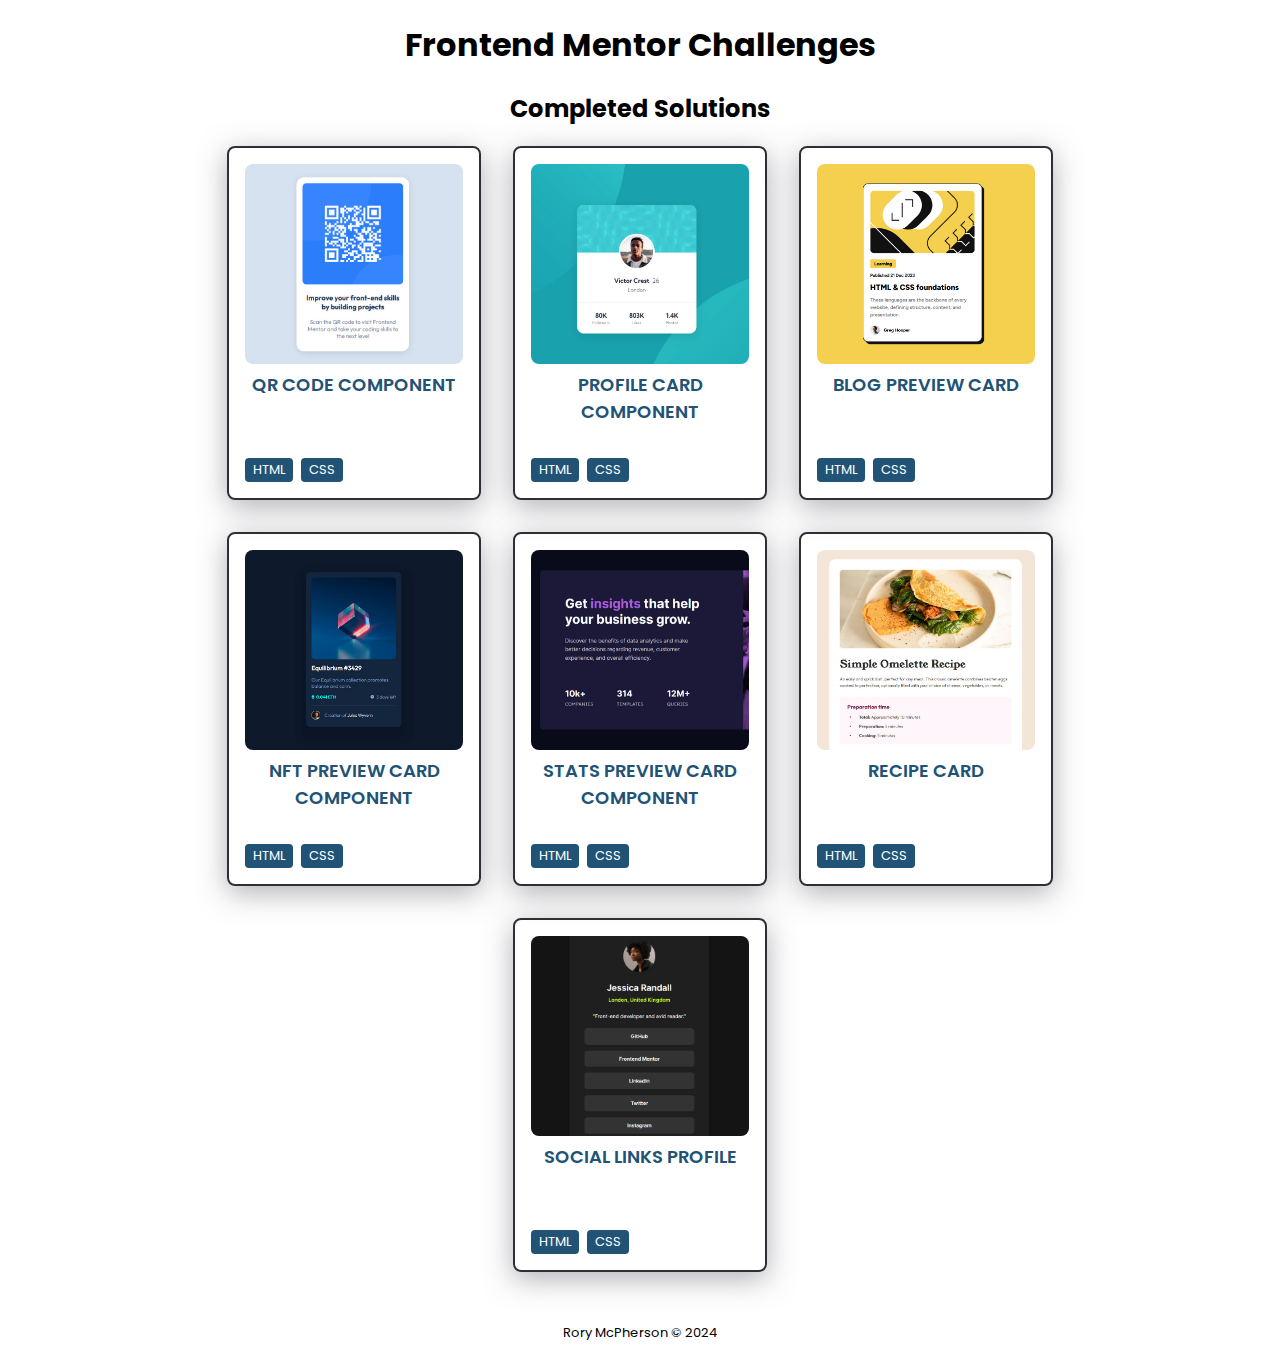
<file: index.html>
<!DOCTYPE html>
<html lang="en">
<head>
    <meta charset="UTF-8">
    <meta name="viewport" content="width=device-width, initial-scale=1.0">
    <title>Frontend Mentor Challenges | Rory McPherson</title>

    <link rel="icon" type="image/png" href="images/rory-profile.png">
    <link rel="stylesheet" href="styles.css">

</head>
<body>
    <h1>Frontend Mentor Challenges</h1>
    <main>
        <h2>Completed Solutions</h2>
        <section class="completed-solutions">

            <article class="solution-card">
                <div class="solution-card--content">
                    <div class="image-container">
                        <img src="images/qr-code-component-thumbnail.jpg" alt="">    
                    </div>
                    <a href="/frontend-mentor/qr-code-component/index.html" target="_blank">QR code component</a>
                    <div class="category-tags">
                        <span class="tag">HTML</span>
                        <span class="tag">CSS</span>
                    </div>
                </div>
            </article>
            
            <article class="solution-card">
                <div class="solution-card--content">
                    <div class="image-container">
                        <img src="images/profile-card-component-thumbnail.jpg" alt="">    
                    </div>
                    <a href="/frontend-mentor/profile-card-component/index.html" target="_blank">Profile card component</a>
                    <div class="category-tags">
                        <span class="tag">HTML</span>
                        <span class="tag">CSS</span>
                    </div>
                </div>
            </article>

            <article class="solution-card">
                <div class="solution-card--content">
                    <div class="image-container">
                        <img src="images/blog-preview-card-thumbnail.jpg" alt="">    
                    </div>
                    <a href="/frontend-mentor/blog-preview-card/index.html" target="_blank">Blog preview card</a>
                    <div class="category-tags">
                        <span class="tag">HTML</span>
                        <span class="tag">CSS</span>
                    </div>
                </div>
            </article>
            
            <article class="solution-card">
                <div class="solution-card--content">
                    <div class="image-container">
                        <img src="images/nft-preview-card-component-thumbnail.jpg" alt="">    
                    </div>
                    <a href="/frontend-mentor/nft-preview-card-component/index.html" target="_blank">NFT preview card component</a>
                    <div class="category-tags">
                        <span class="tag">HTML</span>
                        <span class="tag">CSS</span>
                    </div>
                </div>
            </article>

            <article class="solution-card">
                <div class="solution-card--content">
                    <div class="image-container">
                        <img src="images/stats-preview-card-component-thumbnail.jpg" alt="">    
                    </div>
                    <a href="/frontend-mentor/stats-preview-card-component/index.html" target="_blank">Stats preview card component</a>
                    <div class="category-tags">
                        <span class="tag">HTML</span>
                        <span class="tag">CSS</span>
                    </div>
                </div>
            </article>

            <article class="solution-card">
                <div class="solution-card--content">
                    <div class="image-container">
                        <img src="images/recipe-card-thumbnail.jpg" alt="">    
                    </div>
                    <a href="/frontend-mentor/recipe-page/index.html" target="_blank">Recipe card</a>
                    <div class="category-tags">
                        <span class="tag">HTML</span>
                        <span class="tag">CSS</span>
                    </div>
                </div>
            </article>

            <article class="solution-card">
                <div class="solution-card--content">
                    <div class="image-container">
                        <img src="images/social-links-profile-thumbnail.jpg" alt="">    
                    </div>
                    <a href="/frontend-mentor/social-links-profile/index.html" target="_blank">Social links profile</a>
                    <div class="category-tags">
                        <span class="tag">HTML</span>
                        <span class="tag">CSS</span>
                    </div>
                </div>
            </article>

        </section>
    </main>
    <footer>
        Rory McPherson &#169; 2024
    </footer>
</body>
</html>
</file>
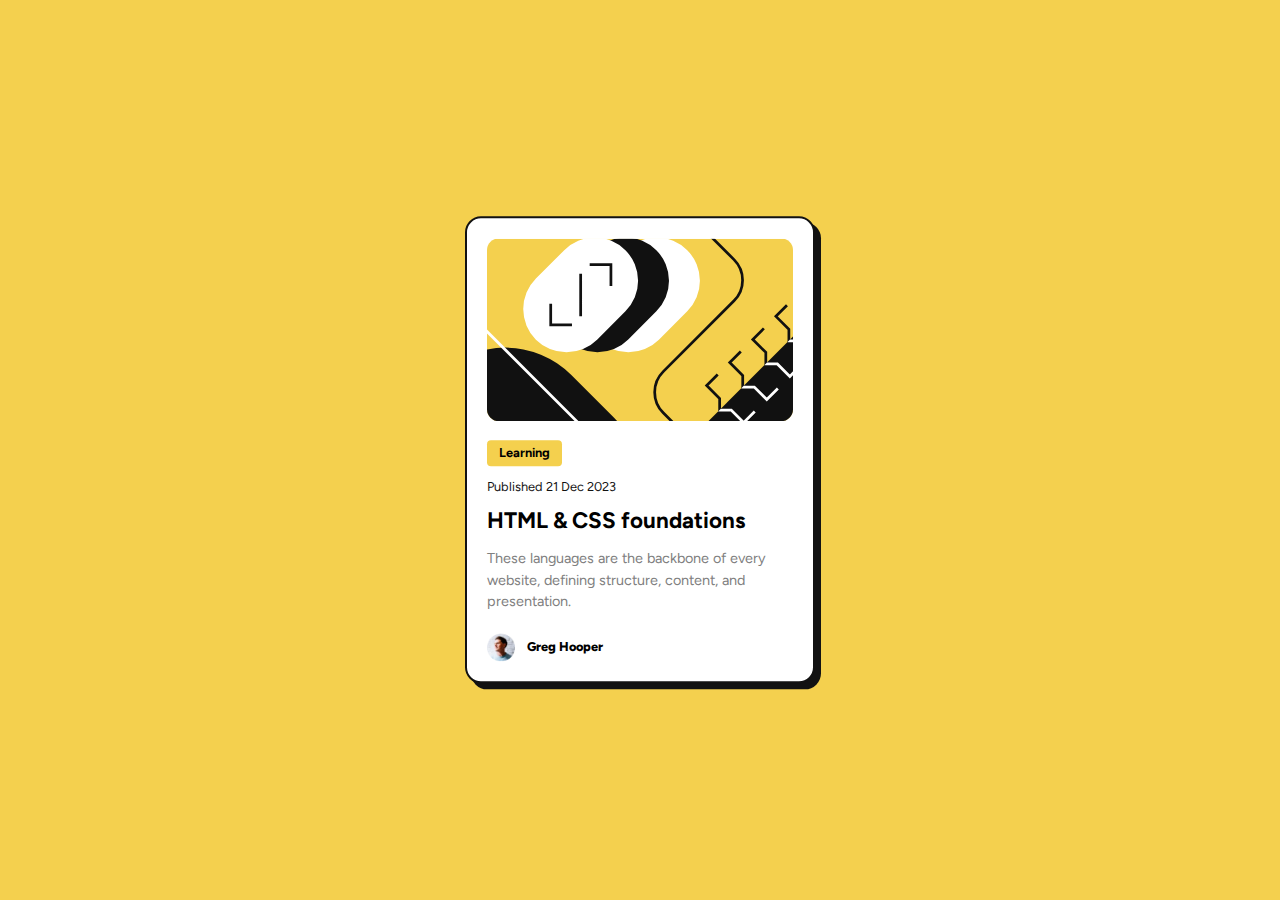
<file: blog-preview-card/index.html>
<!DOCTYPE html>
<html lang="en">
<head>
    <meta charset="UTF-8">
    <meta name="viewport" content="width=device-width, initial-scale=1.0">
    <title>Blog Preview Card</title>

    <link rel="icon" type="image/png" sizes="32x32" href="./images/favicon-32x32.png">
    <link rel="stylesheet" href="style.css">
</head>
<body>
    <div class="card">
        <div class="card-content">
            <img src="./images/illustration-article.svg" alt="">
            <div class="category-tag">Learning</div>
            <p class="date">Published 21 Dec 2023</p>
            <h3 class="blog-title">HTML & CSS foundations</h3>
            <p class="blog-description">These languages are the backbone of every website, defining structure, content, and presentation.</p>
            <div class="author">
                <img src="./images/image-avatar.webp" class="author-photo" alt="">
                <span class="author-name">Greg Hooper</span>
            </div>
        </div>
    </div>
    
</body>
</html>
</file>
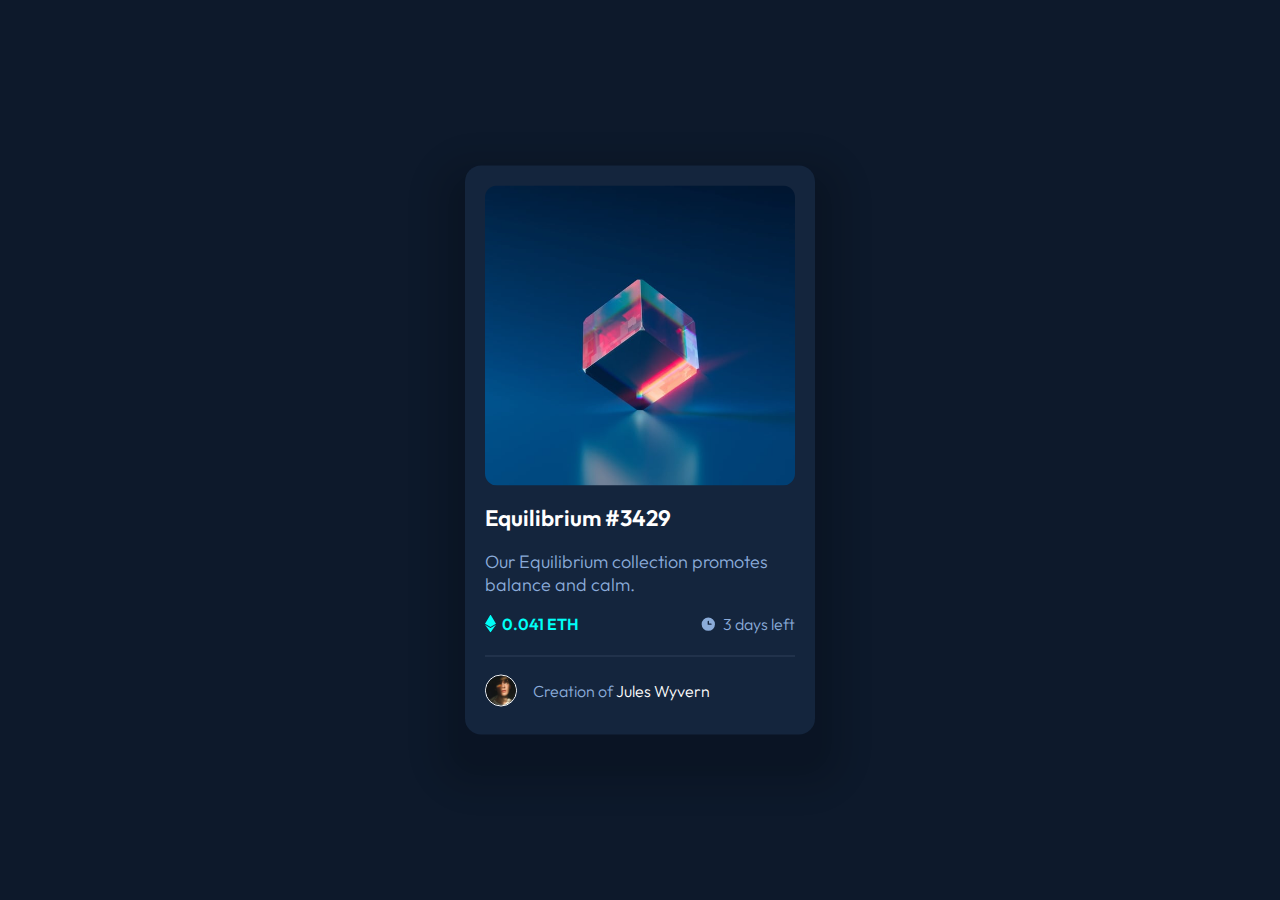
<file: nft-preview-card-component/index.html>
<!DOCTYPE html>
<html lang="en">
<head>
    <meta charset="UTF-8">
    <meta name="viewport" content="width=device-width, initial-scale=1.0">
    <title>NFT Preview Card</title>

    <link rel="icon" type="image/png" sizes="32x32" href="./images/favicon-32x32.png">
    <link rel="stylesheet" href="style.css">
</head>
<body>
    <div class="card">
        <div class="card-content">
            <img class="default-img" src="./images/image-equilibrium.jpg" alt="">
            <h3>Equilibrium #3429</h3>
            <p>Our Equilibrium collection promotes balance and calm.</p>
            <div class="nft-details">
                <div class="value">
                    <img src="./images/icon-ethereum.svg" alt="">
                    <span>0.041 ETH</span>
                </div>
                <div class="time">
                    <img src="./images/icon-clock.svg" alt="">
                    <span>3 days left</span>
                </div>
            </div>
            <div class="creator">
                <img src="./images/image-avatar.png" alt="">
                <p>Creation of <span>Jules Wyvern</span></p>
            </div>
        </img>
    </div>
</body>
</html>
</file>
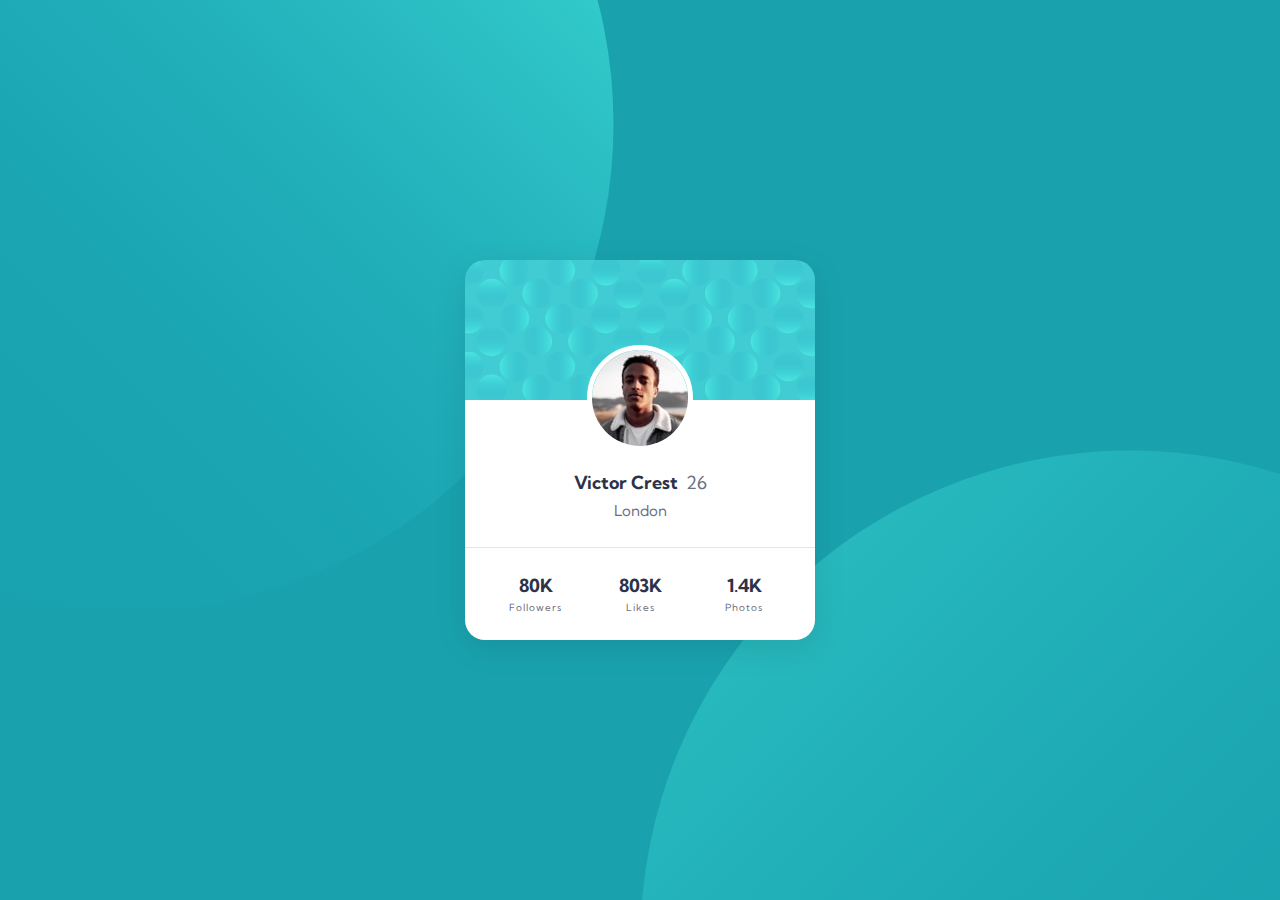
<file: profile-card-component/index.html>
<!DOCTYPE html>
<html lang="en">
<head>
    <meta charset="UTF-8">
    <meta name="viewport" content="width=device-width, initial-scale=1.0">
    <title>Profile Card Component</title>

    <link rel="icon" type="image/png" sizes="32x32" href="./images/favicon-32x32.png">
    <link rel="stylesheet" href="style.css">

</head>
<body>
    <div class="container">
        <div class="card">
            <div class="profile">
                <img src="./images/image-victor.jpg" alt="Photo of Victor">
                <p>
                    <strong id="name">Victor Crest</strong>
                    <span id="age">26</span>
                    <br>
                    <span id="location">London</span>
                </p>
            </div>
            <div class="media-metrics">
                <p>80K<span>Followers</span></p>
                <p>803K<span>Likes</span></p>
                <p>1.4K<span>Photos</span></p>
            </div>
        </div>
    </div>
</body>
</html>
</file>
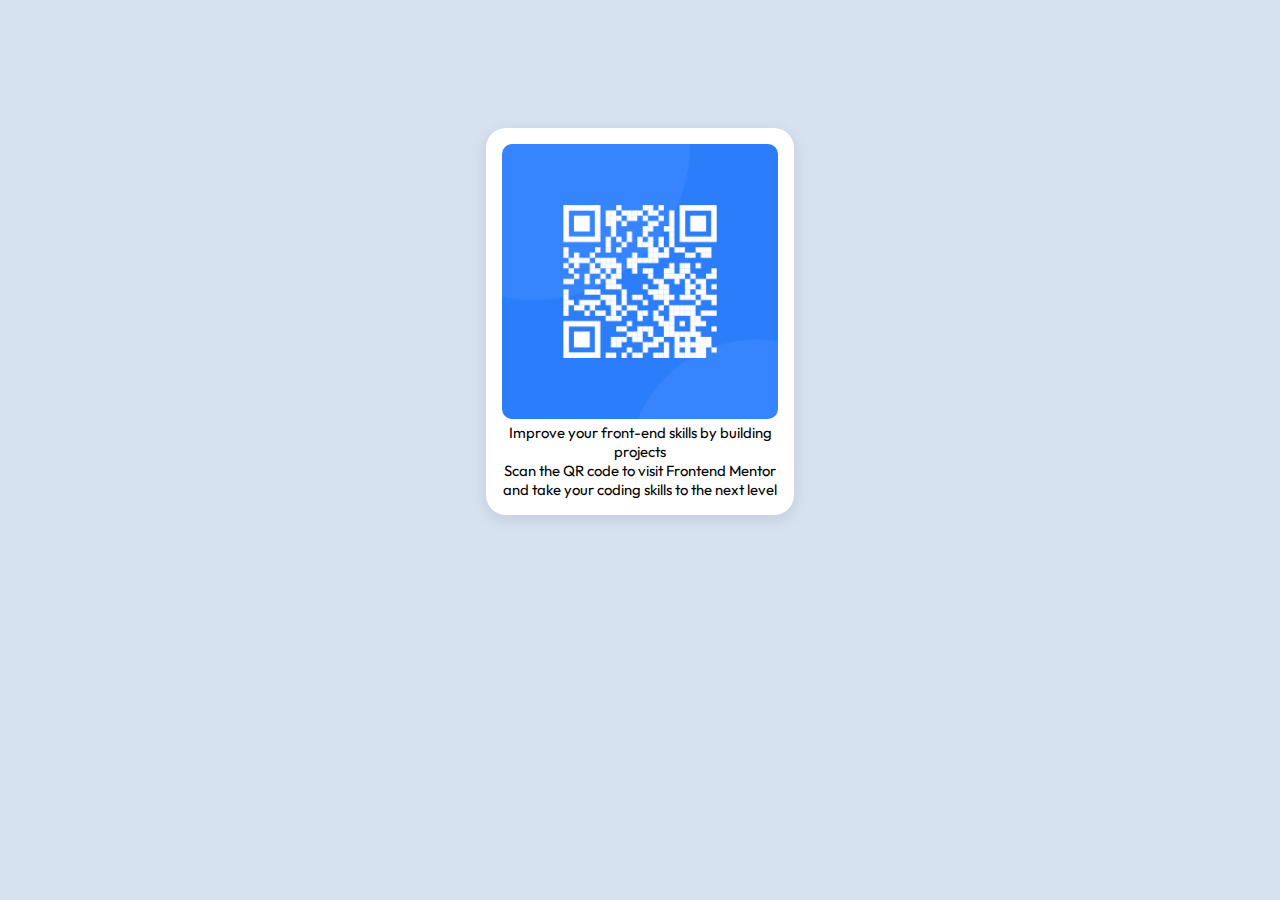
<file: qr-code-component/index.html>
<!DOCTYPE html>
<html lang="en">
  <head>
    <meta charset="UTF-8">
    <meta name="viewport" content="width=device-width, initial-scale=1.0">
    <title>QR Code Component | Frontend Mentor</title>
    
    <link rel="icon" type="image/png" sizes="32x32" href="./images/favicon-32x32.png">
    <link rel="stylesheet" href="style.css">

  </head>
  <body>
    <div class="card">
      <img class="card__img" src="images/image-qr-code.png" alt="Frontend Mentor QR Code">
      <section class="card__description">
        <header>Improve your front-end skills by building projects</header>
        <p>Scan the QR code to visit Frontend Mentor and take your coding skills to the next level</p>
      </section>
    </div>
  </body>
</html>
</file>
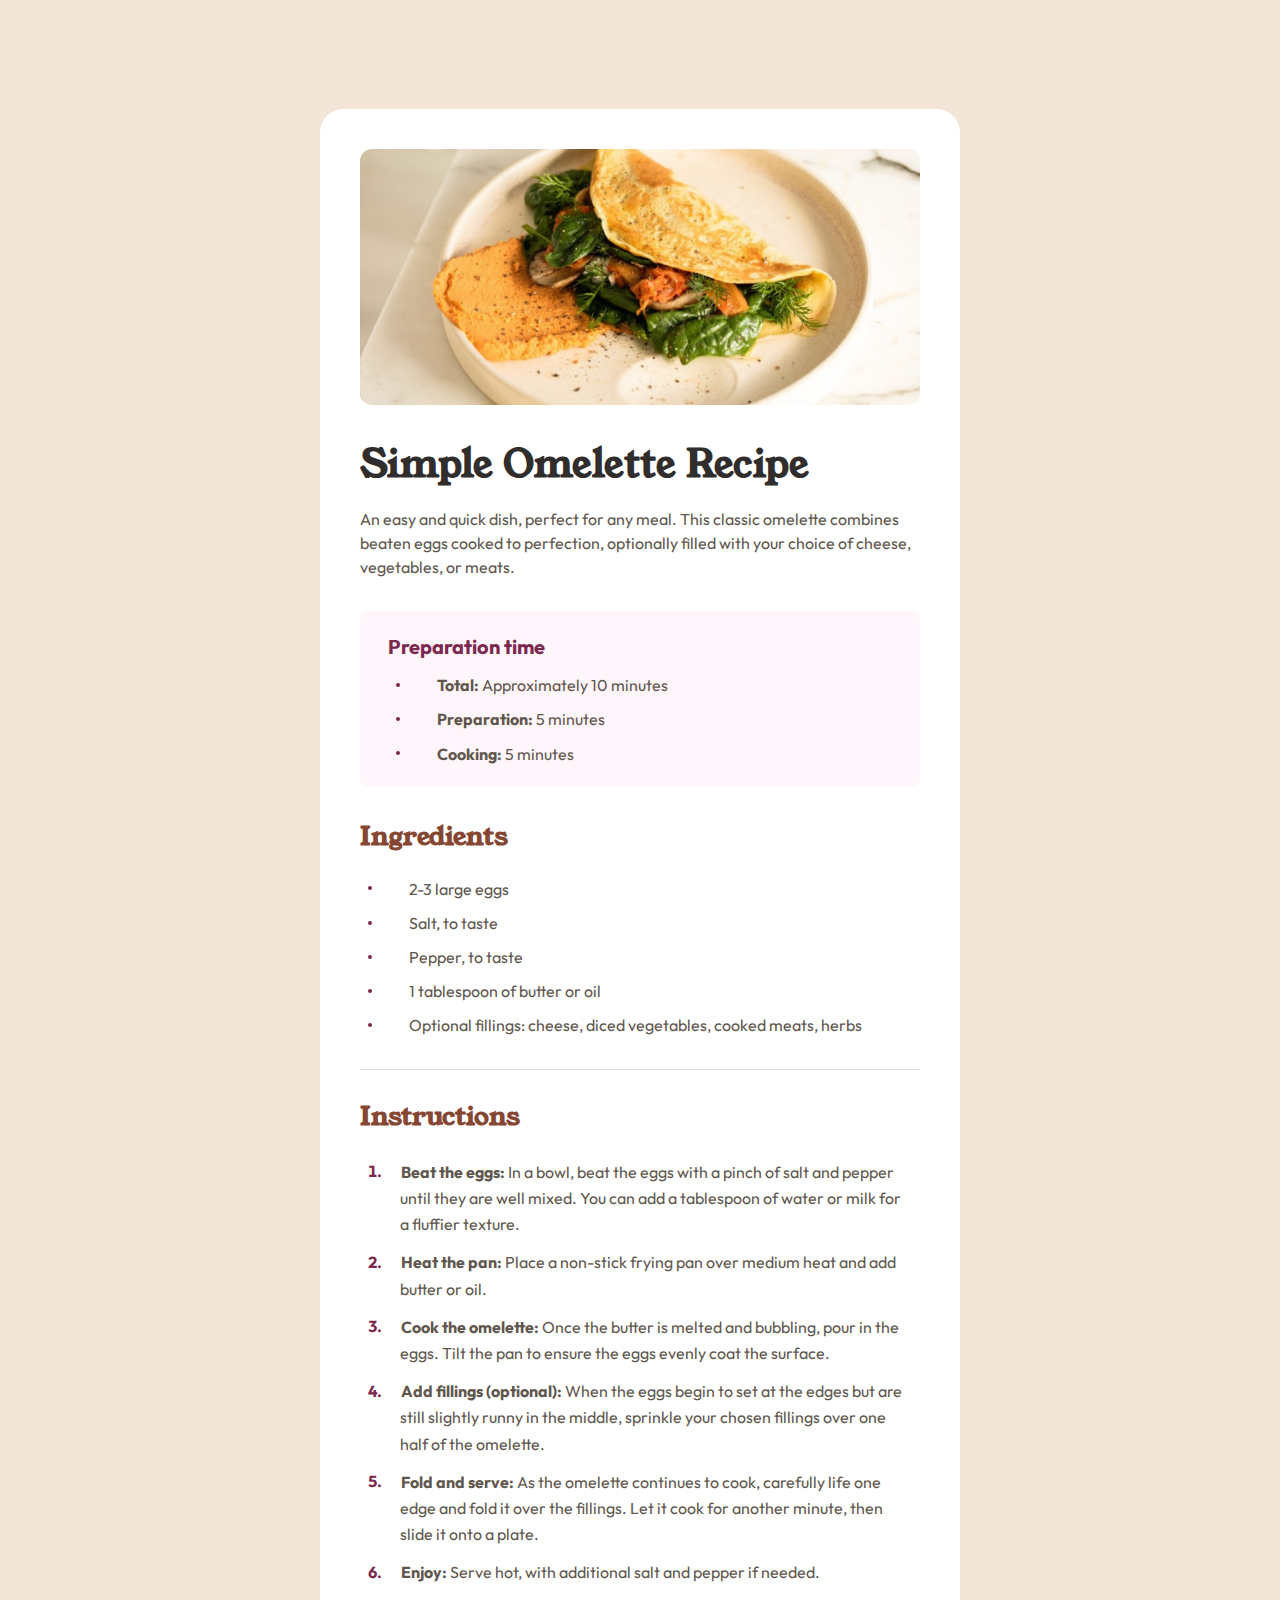
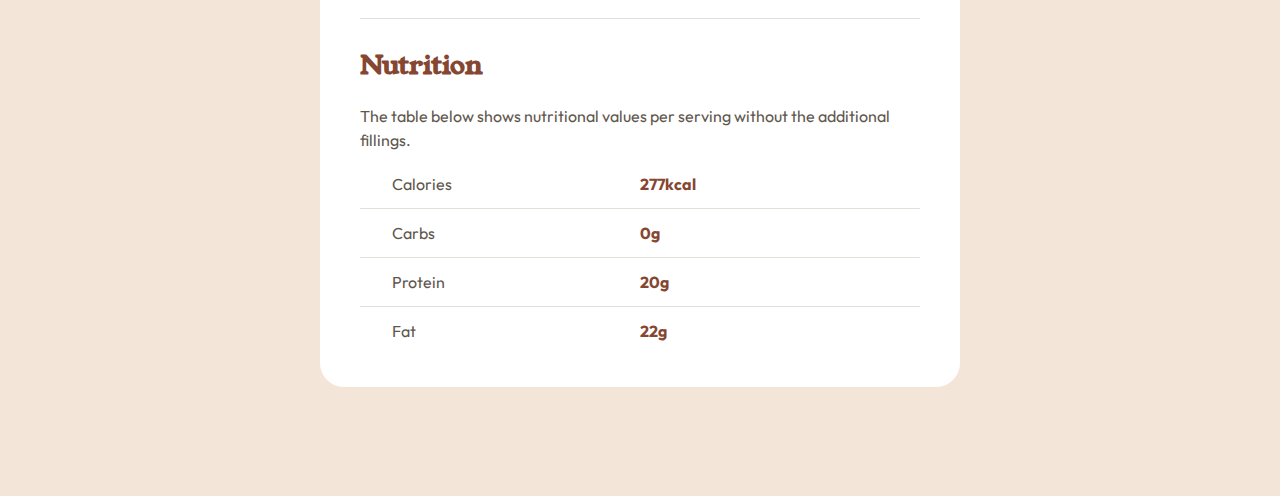
<file: recipe-page/index.html>
<!DOCTYPE html>
<html lang="en">
<head>
    <meta charset="UTF-8">
    <meta name="viewport" content="width=device-width, initial-scale=1.0">
    <title>Recipe Page | Frontend Mentor</title>
    <link rel="icon" type="image/png" sizes="32x32" href="images/favicon-32x32.png">
    <link rel="stylesheet" href="style.css">
</head>
<body>
    <main>
        <div class="recipe-card">
            <img src="images/image-omelette.jpeg" alt="A plate with a colorful omelette and a variety of fresh vegetables beautifully arranged on top.">
            <header>
                <h1>Simple Omelette Recipe</h1>
            </header>
            <p>An easy and quick dish, perfect for any meal. This classic omelette combines beaten eggs cooked to perfection, optionally filled with your choice of cheese, vegetables, or meats.</p>
            <div class="preparation-time">
                <h3>Preparation time</h3>
                <ul>
                    <li><span><b>Total:</b> Approximately 10 minutes</span></li>
                    <li><span><b>Preparation:</b> 5 minutes</span></li>
                    <li><span><b>Cooking:</b> 5 minutes</span></li>
                </ul>
            </div>
            <section class="ingredients">
                <h2>Ingredients</h2>
                <ul>
                    <li><span>2-3 large eggs</span></li>
                    <li><span>Salt, to taste</span></li>
                    <li><span>Pepper, to taste</span></li>
                    <li><span>1 tablespoon of butter or oil</span></li>
                    <li><span>Optional fillings: cheese, diced vegetables, cooked meats, herbs</span></li>
                </ul>
            </section>
            <section class="instructions">
                <h2>Instructions</h2>
                <ol>
                    <li><span><b>Beat the eggs:</b> In a bowl, beat the eggs with a pinch of salt and pepper until they are well mixed. You can add a tablespoon of water or milk for a fluffier texture.</span></li>
                    <li><span><b>Heat the pan:</b> Place a non-stick frying pan over medium heat and add butter or oil.</span></li>
                    <li><span><b>Cook the omelette:</b> Once the butter is melted and bubbling, pour in the eggs. Tilt the pan to ensure the eggs evenly coat the surface.</span></li>
                    <li><span><b>Add fillings (optional):</b> When the eggs begin to set at the edges but are still slightly runny in the middle, sprinkle your chosen fillings over one half of the omelette.</span></li>
                    <li><span><b>Fold and serve:</b> As the omelette continues to cook, carefully life one edge and fold it over the fillings. Let it cook for another minute, then slide it onto a plate.</span></li>
                    <li><span><b>Enjoy:</b> Serve hot, with additional salt and pepper if needed.</span></li>
                </ol>
            </section>
            <section class="nutrition">
                <h2>Nutrition</h2>
                <p>The table below shows nutritional values per serving without the additional fillings.</p>
                <div class="nutrition-table">
                    <div class="nutrition-table--row">
                        <span class="nutrient">Calories</span>
                        <span class="nutrient-value">277kcal</span>
                    </div>
                    <div class="nutrition-table--row">
                        <span class="nutrient">Carbs</span>
                        <span class="nutrient-value">0g</span>
                    </div>
                    <div class="nutrition-table--row">
                        <span class="nutrient">Protein</span>
                        <span class="nutrient-value">20g</span>
                    </div>
                    <div class="nutrition-table--row">
                        <span class="nutrient">Fat</span>
                        <span class="nutrient-value">22g</span>
                    </div>
                </div>
            </section>
        </div>
    </main>
    <footer>
        <!-- TODO: Author Details -->
    </footer>
</body>
</html>
</file>
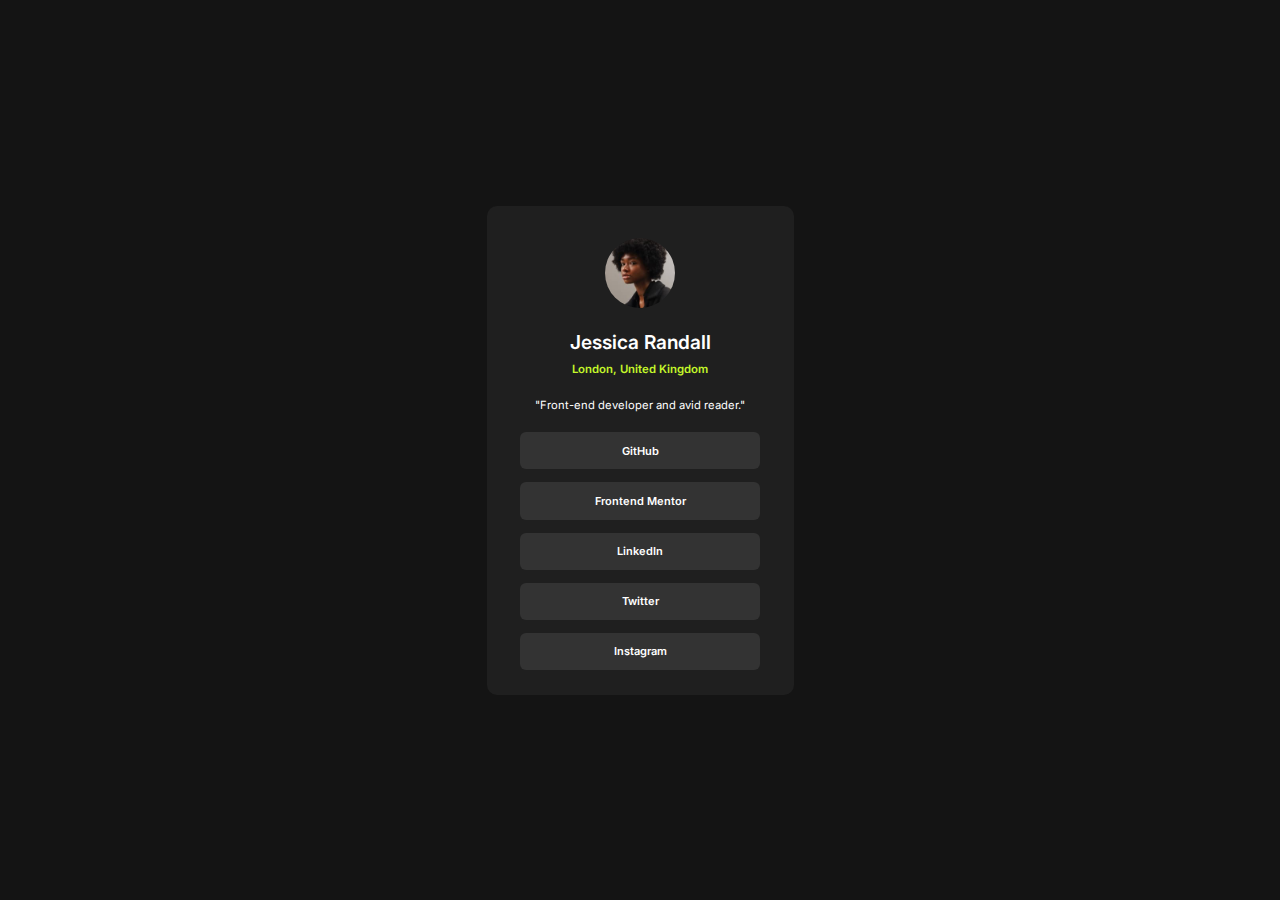
<file: social-links-profile/index.html>
<!DOCTYPE html>
<html lang="en">
<head>
    <meta charset="UTF-8">
    <meta name="viewport" content="width=device-width, initial-scale=1.0">
    <title>Social Links Profile | Frontend Mentor</title>
    <link rel="icon" type="image/png" sizes="32x32" href="images/favicon-32x32.png">
    <link rel="stylesheet" href="style.css">
</head>
<body>
    <div class="socials-card">
        <img class="photo"src="images/avatar-jessica.jpeg" alt="">
        <h1 class="name">Jessica Randall</h1>
        <p class="location">London, United Kingdom</p>
        <p class="about">"Front-end developer and avid reader."</p>
        <div class="social-links">
            <a href="#">GitHub</a>
            <a href="#">Frontend Mentor</a>
            <a href="#">LinkedIn</a>
            <a href="#">Twitter</a>
            <a href="#">Instagram</a>
        </div>
    </div>
</body>
</html>
</file>
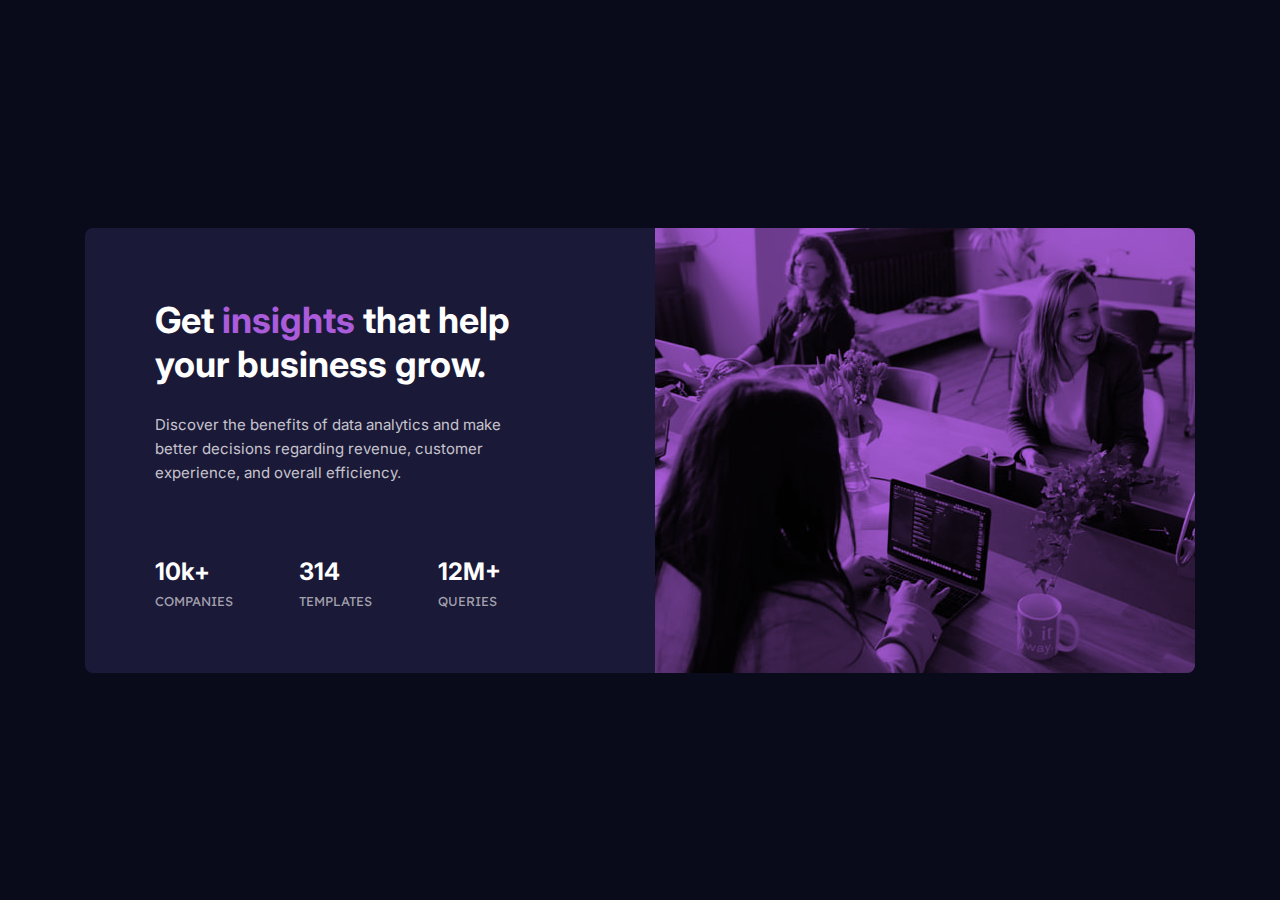
<file: stats-preview-card-component/index.html>
<!DOCTYPE html>
<html lang="en">
<head>
    <meta charset="UTF-8">
    <meta name="viewport" content="width=device-width, initial-scale=1.0">
    <title>Stats Preview Card Component | Frontend Mentor</title>
    <link rel="icon" type="image/png" sizes="32x32" href="images/favicon-32x32.png">
    <link rel="stylesheet" href="style.css">
</head>
<body>
    <main>
        <div class="container">
            <section class="card-info">
                <h1>Get <span class="accent">insights</span> that help your business grow.</h1>
                <p>Discover the benefits of data analytics and make better decisions regarding revenue, customer experience, and overall efficiency.</p>
                <div class="card-info__stats">
                    <div class="stats--item">
                        <span>10k+</span>Companies
                    </div>
                    <div class="stats--item">
                        <span>314</span>Templates
                    </div>
                    <div class="stats--item">
                        <span>12M+</span>Queries
                    </div>
                </div>
            </section>
            <div class="card-img"></div>
        </div>
    </main>
</body>
</html>
</file>
<file: styles.css>
@import url('https://fonts.googleapis.com/css2?family=Poppins:wght@300;400;600&display=swap');

:root {
    --primary-color: #23272a;
    --secondary-color: #424549;
    --accent-color: #205375;
    --white-color: #FFF;
    --border-color: #2c2f33;
}

body {
    font-family: 'Poppins', sans-serif;
    margin: 0;
    box-sizing: border-box;
}

h1, h2 {
    text-align: center;
}

main {
    margin: auto 8% 4%;
}

.completed-solutions {
    display: flex;
    justify-content: center;
    align-items: flex-start;
    flex-wrap: wrap;
    gap: 2em;
}

.solution-card {
    position: relative;
    width: 250px;
    height: 350px;
    border: 2px solid var(--border-color);
    border-radius: 8px;
    box-shadow: rgba(100, 100, 111, 0.5) 0px 7px 29px 0px;
}

.solution-card:hover {
    border: 2px solid var(--accent-color);
    box-shadow: rgba(100, 100, 111, 0.8) 0px 7px 29px 0px;
}

.solution-card--content {
    padding: 16px;
}

.image-container {
    overflow: hidden;
}

.solution-card--content img {
    width: 100%;
    height: 200px;
    object-fit: cover;
    border-radius: 8px;
    transition: 0.3s ease;
}

/* TODO
.solution-card:hover img {
    transform: scale(1.1);
}
*/

.solution-card--content a {
    font-size: large;
    color: var(--accent-color);
    display: block;
    text-align: center;
    text-transform: uppercase;
    font-weight: 600;
    text-decoration: none;
}

.solution-card--content a:visited {
    color: var(--accent-color);
}

.solution-card--content a::before {
    content: "";
    position: absolute;
    top: 0px;
    right: 0px;
    bottom: 0px;
    left: 0px;
}

.solution-card--content .category-tags {
    position: absolute;
    left: 1em;
    bottom: 1em;
    z-index: -1;
    display: flex;
    gap: 0.5em;
}

.category-tags .tag {
    font-size: small;
    color: var(--white-color);
    background-color: var(--accent-color);
    padding: 2px 8px;
    border-radius: 4px;
}

footer {
    font-size: small;
    text-align: center;
    margin-bottom: 1em;
}
</file>
<file: blog-preview-card/style.css>
/* Fonts */
@import url('https://fonts.googleapis.com/css2?family=Figtree:wght@600;800&display=swap');

/* Styles */
:root {
    --primary-color: hsl(47, 88%, 63%);
    --neutral-background-color: hsl(0, 0%, 100%);
    --primary-font-color: hsl(0, 0%, 7%);
    --secondary-font-color: hsl(0, 0%, 50%);
}

* {
    margin: 0;
    box-sizing: border-box;
}

body {
    font-size: 16px;
    font-family: 'Figtree', sans-serif;
    background-color: var(--primary-color);
}

.card {
    max-width: 350px;
    position: absolute;
    top: 50%;
    left: 50%;
    transform: translate(-50%, -50%);
    padding: 20px;
    margin: auto;
    background-color: var(--neutral-background-color);
    border: 2px solid var(--primary-font-color);
    border-radius: 16px;
    box-shadow: 6px 6px var(--primary-font-color);
}

.card-content {
    line-height: 2;
}

.card-content img {
    max-width: 100%;
    border-radius: 12px;
    margin-bottom: 8px;
}

.card-content .category-tag {
    font-size: 0.8rem;
    font-weight: bold;
    width: fit-content;
    padding: 0 12px;
    margin-bottom: 8px;
    background-color: var(--primary-color);
    border-radius: 4px;
}

.card-content .date {
    font-size: 0.8rem;
    color: var(--primary-font-color);
}

.card-content h3 {
    font-size: 1.4rem;
    margin-bottom: 4px;
}

.card-content .blog-description {
    font-size: 0.9rem;
    color: var(--secondary-font-color);
    line-height: 1.5;
    margin-bottom: 20px;
}

.card-content .author {
    display: flex;
    align-items: center;
    gap: 12px;
}

.author img {
    max-width: 28px;
    margin: auto 0;
}

.author .author-name {
    font-size: 0.8rem;
    font-weight: 800;
}
</file>
<file: nft-preview-card-component/style.css>
/* Fonts */
@import url('https://fonts.googleapis.com/css2?family=Outfit:wght@300;400;600&display=swap');

/* Styles */

:root {
    --text-color: hsl(215, 51%, 70%);
    --text-white: hsl(0, 0%, 100%);
    --highlight-color: hsl(178, 100%, 50%);
    --dark-background: hsl(217, 54%, 11%);
    --med-background: hsl(216, 50%, 16%);
    --line-color: hsl(215, 32%, 27%);
}

* {
    margin: 0;
    box-sizing: border-box;
}

body {
    font-size: 18px;
    font-family: 'Outfit', sans-serif;
    background-color: var(--dark-background);
}

.card {
    max-width: 350px;
    position: absolute;
    top: 50%;
    left: 50%;
    transform: translate(-50%, -50%);
    padding: 20px;
    margin: auto;
    background-color: var(--med-background);
    border-radius: 16px;
    box-shadow: 0 24px 6px 12px rgba(0, 0, 0, 0.05), 0 24px 24px 36px rgba(0, 0, 0, 0.1);
    cursor: default;
}

.card-content {
    display: flex;
    flex-direction: column;
    gap: 18px;
    position: relative;
}

.card-content .default-img {
    max-width: 100%;
    height: 300px;
    border-radius: 12px;
    cursor: pointer;
}

.card-content h3 {
    font-size: 1.4rem;
    font-weight: 600;
    color: var(--text-white);
    width: fit-content;
    cursor: pointer;
}

.card-content h3:hover {
    color: var(--highlight-color);
}

.card-content p {
    font-weight: 300;
    color: var(--text-color);
}

.nft-details {
    display: flex;
    justify-content: space-between;
    padding-bottom: 22px;
    border-bottom: 1px solid var(--line-color);
    font-size: 1rem;
}

.nft-details .value {
    display: flex;
    align-items: center;
    gap: 6px;
    color: var(--highlight-color);
    font-weight: 600;
}

.nft-details .time {
    display: flex;
    align-items: center;
    gap: 6px;
    color: var(--text-color);
    font-weight: 300;
}

.creator {
    display: flex;
    align-items: center;
    gap: 16px;
    font-size: 1rem;
    margin-bottom: 8px;
}

.creator img {
    max-width: 32px;
    border: 1px solid var(--text-white);
    border-radius: 50%;
}

.creator p {
    color: var(--text-color);
}

.creator span {
    color: var(--text-white);
    cursor: pointer;
}

.creator span:hover {
    color: var(--highlight-color);
}
</file>
<file: profile-card-component/style.css>
/* Font */
@import url('https://fonts.googleapis.com/css2?family=Kumbh+Sans:wght@400;700&display=swap');

/* Styles */

:root {
    --primary-color: hsl(229, 23%, 23%);
    --secondary-color: hsl(227, 10%, 46%);
    --background-color: hsl(185, 75%, 39%);
}

* {
    box-sizing: border-box;
}

body {
    font-size: 18px;
    font-family: 'Kumbh Sans', sans-serif;
    margin: 0;
}

.container {
    height: 100dvh;
    background:
        url(./images/bg-pattern-top.svg) right 52vw bottom 32vh no-repeat,
        url(./images/bg-pattern-bottom.svg) left 50vw top 50vh no-repeat,
        var(--background-color);
}

.card {
    width: 350px;
    position: absolute;
    top: 50%;
    left: 50%;
    transform: translate(-50%, -50%);
    background: url(./images/bg-pattern-card.svg) top no-repeat;
    background-color: #fff;
    border-radius: 20px;
    box-shadow: 0 8px 32px rgba(0, 0, 0, 0.1);
}

.profile {
    display: flex;
    flex-direction: column;
    align-items: center;
    padding-bottom: 6px;
    border-bottom: 1px solid rgba(0, 0, 0, 0.1);
}

.profile img {
    margin-top: 85px;
    border: 5px solid #fff;
    border-radius: 50%;
}

.profile p {
    text-align: center;
    line-height: 1.5;
}

.profile #name {
    color: var(--primary-color);
    font-weight: 700;
}

.profile #age {
    color: var(--secondary-color);
    font-weight: 400;
    margin-left: 4px;
}

.profile #location {
    color: var(--secondary-color);
    font-weight: 400;
    font-size: smaller;
}

.media-metrics {
    display: flex;
    justify-content: space-evenly;
    padding: 8px;
}

.media-metrics p {
    color: var(--primary-color);
    font-weight: 700;
    width: 25%;
    display: flex;
    flex-direction: column;
    align-items: center;
}

.media-metrics p span {
    display: block;
    margin-top: 4px;
    color: var(--secondary-color);
    font-weight: 400;
    font-size: x-small;
    letter-spacing: 1px;
}
</file>
<file: qr-code-component/style.css>
@import url('https://fonts.googleapis.com/css2?family=Outfit:wght@100..900&display=swap');

:root {
    --text-accent: hsl(218, 44%, 22%);
    --text-neutral: hsl(220, 15%, 55%);
    --background-white: hsl(0, 0%, 100%);
    --background-neutral: hsl(212, 45%, 89%);
}

* {
    margin: 0;
    box-sizing: border-box;
}

html {
    font-family: 'Outfit', 'sans-serif';
    font-size: 0.93rem; /* 15px / 16px */
}

body {
    display: flex;
    justify-content: center;
    margin-top: 10%;
    background-color: var(--background-neutral);
}

.card {
    max-width: 24%;
    padding: 1.06rem;
    background-color: var(--background-white);
    border-radius: 20px;
    box-shadow: 0 4px 16px rgba(0, 0, 0, 0.1);
}

.card__img {
    max-width: 100%;
    border-radius: 10px;
}

.card__description {
    text-align: center;
}

.info header {
    color: var(--text-accent);
}

.info p {
    color: var(--text-neutral);
    font-size: 15px;
    margin: 0 4px 16px;
}
</file>
<file: recipe-page/style.css>
@import url('https://fonts.googleapis.com/css2?family=Young+Serif&display=swap');
@import url('https://fonts.googleapis.com/css2?family=Outfit:wght@100..900&display=swap');

:root {
    --primary-nutmeg: hsl(14, 45%, 36%);
    --primary-dark-raspberry: hsl(332, 51%, 32%);
    --neutral-white: hsl(0, 0%, 100%);
    --neutral-rose-white: hsl(330, 100%, 98%);
    --neutral-eggshell: hsl(30, 54%, 90%);
    --neutral-light-grey: hsl(30, 18%, 87%);
    --neutral-wenge-brown: hsl(30, 10%, 34%);
    --neutral-dark-charcoal: hsl(24, 5%, 18%);
}

* {
    margin: 0;
    padding: 0;
    box-sizing: border-box;
}

body {
    font-family: 'Outfit', 'sans serif';
    background-color: var(--neutral-eggshell);
}

main {
    display: flex;
    justify-content: center;
    align-items: center;
    max-width: 50%;
    margin: 8.5% auto;
}

.recipe-card {
    display: flex;
    flex-direction: column;
    justify-content: center;
    gap: 1rem; 
    padding: 2.5em;
    background-color: var(--neutral-white);
    border-radius: 1.5rem;
}

.recipe-card img {
    max-width: 100%;
    border-radius: 0.75rem;
    margin-bottom: 1rem;
}

header {
    font-size: 1.2rem;
    color: var(--neutral-dark-charcoal);
}

h1, h2 {
    font-family: 'Young Serif', 'sans serif';
}

h2 {
    color: var(--primary-nutmeg);
    font-size: 1.65rem;
    margin-bottom: 0.5rem;
}

p {
    line-height: 1.5;
    margin-bottom: 1rem;
}

p, li, span {
    color: var(--neutral-wenge-brown);
}

ul, ol {
    list-style-position: inside;
}

section {
    line-height: 2;
}

section ul {
    padding-left: 0.5rem;
}

div li span,
section li span {
    position: relative;
    left: 1.5rem;
    vertical-align: middle;
}

ul li::marker {
    font-size: 0.75rem;
}

.preparation-time {
    background-color: var(--neutral-rose-white);
    border-radius: 0.5rem;
    line-height: 2;
    padding: 1rem 1.75rem;
    margin-bottom: 0.5rem;
}

.preparation-time h3 {
    font-size: 1.25rem;
}

.preparation-time ul {
    padding-left: 0.5rem;
}

.preparation-time h3, li::marker {
    color: var(--primary-dark-raspberry);
}

.ingredients {
    padding-bottom: 1.75rem;
    border-bottom: 1px solid var(--neutral-light-grey);
}

.instructions h2 {
    margin-top: 0.25rem;
    margin-bottom: 1rem;
}

.instructions ol {
    padding-left: 1.5rem;
    padding-right: 1.5rem;
}

.instructions ol li {
    padding-bottom: 0.75rem;
    line-height: 1.5rem;
    text-indent: -1rem;
}

.instructions ol li::marker {
    font-weight: 700;
}

.instructions li span {
    position: relative;
    left: 1rem;
    bottom: 0.1rem;
}

.instructions {
    padding-bottom: 1.25rem;
    border-bottom: 1px solid var(--neutral-light-grey);
}

.nutrition h2 {
    margin-top: 0.25rem;
    margin-bottom: 0.75rem;
}

.nutrition-table--row {
    position: relative;
    padding-left: 2rem;
    padding-bottom: 0.5rem;
    border-bottom: 1px solid var(--neutral-light-grey);
}

.nutrition-table--row:not(:first-child) {
    padding-top: 0.5rem;
}

.nutrition-table--row:last-child {
    padding-bottom: 0;
    border-bottom: none;
}

.nutrition-table--row span:last-child {
    color: var(--primary-nutmeg);
    font-weight: 700;
    position: absolute;
    left: 50%;
}

@media screen and (max-width: 1000px) {

    main {
        max-width: 75%;
        margin: 4.5% auto;
    }

}

@media screen and (max-width: 500px) {
    
    main {
        max-width: 100%;
        margin: 0;
    }

    .recipe-card {
        gap: 1rem; 
        padding: 0;
        border-radius: 0;
    }

    .recipe-card img {
        border-radius: 0;
    }

    .recipe-card img ~ * {
        padding: 0 1.75rem;
    }

    header {
        font-size: 1rem;
    }

    .preparation-time {
        margin: 0 1.75rem 0.5rem;
    }

    .preparation-time h3 {
        margin-top: 1rem;
    }
    
    .preparation-time ul {
        margin-bottom: 1rem;
    }

    .ingredients ul {
        padding-right: 1.75rem;
        padding-bottom: 1.5rem;
        line-height: 1.5;
    }

    .ingredients ul li {
        margin-bottom: 0.5rem;
    }

    .instructions ol {
        margin-bottom: 1rem;
    }

    .nutrition-table--row:last-child {
        margin-bottom: 2rem;
    }

}
</file>
<file: social-links-profile/style.css>
/* || General */

@import url('https://fonts.googleapis.com/css2?family=Inter:wght@100..900&display=swap');

:root {
    --accent-color: hsl(75, 94%, 57%);
    --white-color: hsl(0, 0%, 100%);
    --grey-color: hsl(0, 0%, 20%);
    --dark-grey-color: hsl(0, 0%, 12%);
    --black-color: hsl(0, 0%, 8%);
}

html, body {
    height: 100%;
    margin: 0;
    color: var(--white-color);
    font-size: 0.875rem; /* 14px */
    font-family: 'Inter', 'sans-serif';
    background-color: var(--black-color);
    display: flex;
    justify-content: center;
    align-items: center;
  }


/* || Card Layout */

.socials-card {
    width: 307px;
    height: 489px;
    display: flex;
    flex-direction: column;
    text-align: center;
    background-color: var(--dark-grey-color);
    border-radius: 10px;
}


/* || Profile Details */

.photo {
    max-width: 5.72em; /* 70px */
    border-radius: 50%;
    margin: 32px auto 10px;
}

.name {
    font-size: 1.56em;
    font-weight: 600;
    margin-bottom: -4px;
}

.location {
    color: var(--accent-color);
    font-size: 0.93em;
    font-weight: 600;
}

.about {
    font-size: 0.8rem;
    margin-bottom: 1.2em;
}

/* || Social Links */

.social-links {
    display: flex;
    flex-direction: column;
    align-items: stretch;
}

.social-links a {
    color: var(--white-color);
    font-size: 0.9em;
    font-weight: 600;
    text-decoration: none;
    background-color: var(--grey-color);
    border-radius: 6px;
    padding: 1.05em;
    margin: 0.59em 3em;
    transition: 0.3s ease;
}

.social-links a:hover {
    color: var(--dark-grey-color);
    background-color: var(--accent-color);
}
</file>
<file: stats-preview-card-component/style.css>
@import url('https://fonts.googleapis.com/css2?family=Inter:wght@100..900&family=Lexend+Deca:wght@100..900&display=swap');

:root {
    --text-white: hsl(0, 0%, 100%);
    --text-neutral-1: hsla(0, 0%, 100%, 0.75);
    --text-neutral-2: hsla(0, 0%, 100%, 0.6);

    --accent-color: hsl(277, 64%, 61%);
    --bg-main: hsl(233, 47%, 7%);
    --bg-card: hsl(244, 38%, 16%);
}

* {
padding: 0;
margin: 0;
box-sizing: border-box;
}

body {
    font-size: 15px;
    font-family: 'Inter', 'sans-serif';
    background-color: var(--bg-main);
}

main {
    display: flex;
    justify-content: center;
    align-items: center;
    height: 100dvh;   
}

.container {
    display: flex;
    width: 1110px;
    height: 445px;
    background-color: var(--bg-card);
    border-radius: 8px;
}

.card-info {
    display: flex;
    flex-direction: column;
    width: 570px;
    padding: 70px;
    padding-right: 110px;
}

.card-info h1 {
    font-size: 36px;
    color: var(--text-white);
}

.card-info h1 .accent {
    color: var(--accent-color);
}

.card-info p {
    color: var(--text-neutral-1);
    margin-top: 27px;
    line-height: 1.6;
}

.card-info__stats {
    display: flex;
    color: var(--text-neutral-2);
    margin-top: 68px;
}

.card-info__stats .stats--item {
    font-size: 13px;
    font-family: 'Lexend Deca', 'sans-serif';
    text-transform: uppercase;
    padding-right: 66px;
    line-height: 1.6;
}

.card-info__stats .stats--item span {
    display: block;
    font-size: 24px;
    font-family: 'Inter', 'sans-serif';
    font-weight: 700;
    color: var(--text-white);
    text-transform: none;
}

.card-img {
    width: 540px;
    background-color: var(--accent-color);
    background-image: url(images/image-header-desktop.jpg);
    background-blend-mode: multiply;
    background-repeat: no-repeat;
    border-radius: 0 8px 8px 0;
}
</file>
